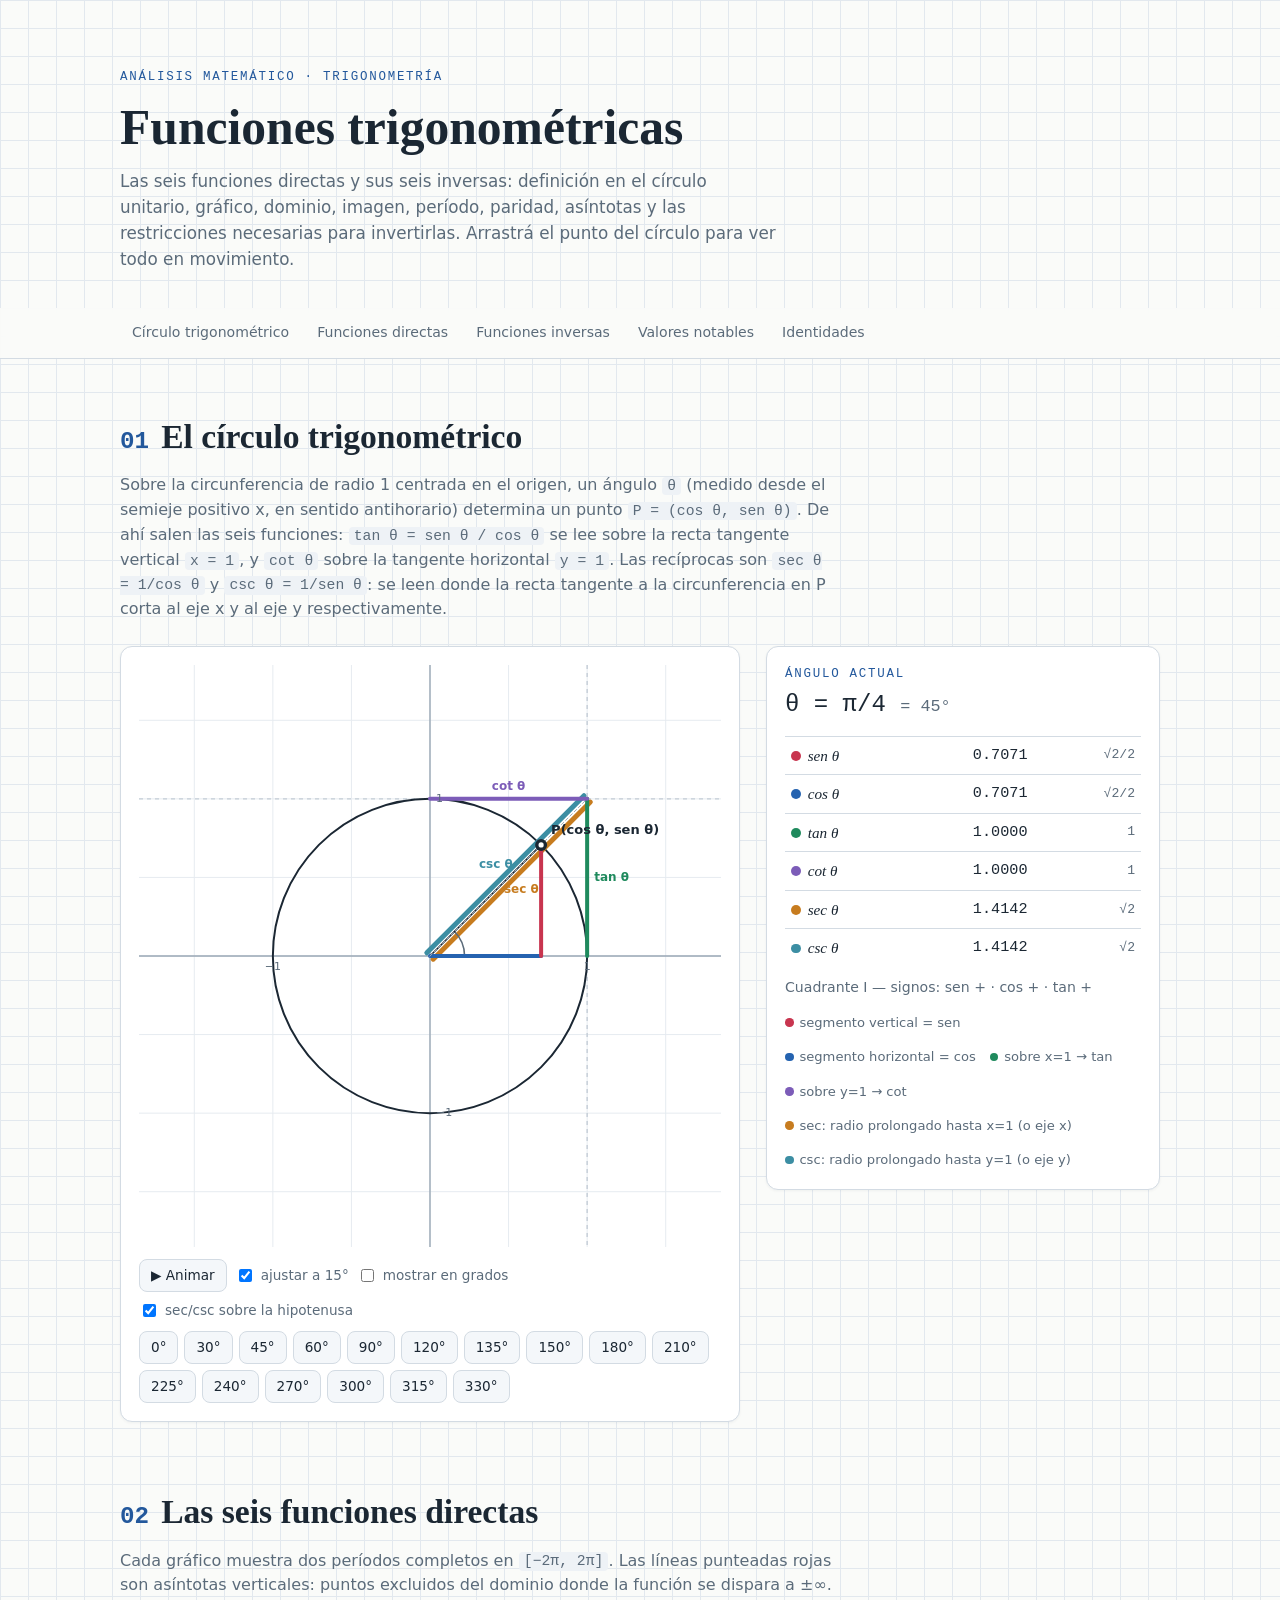
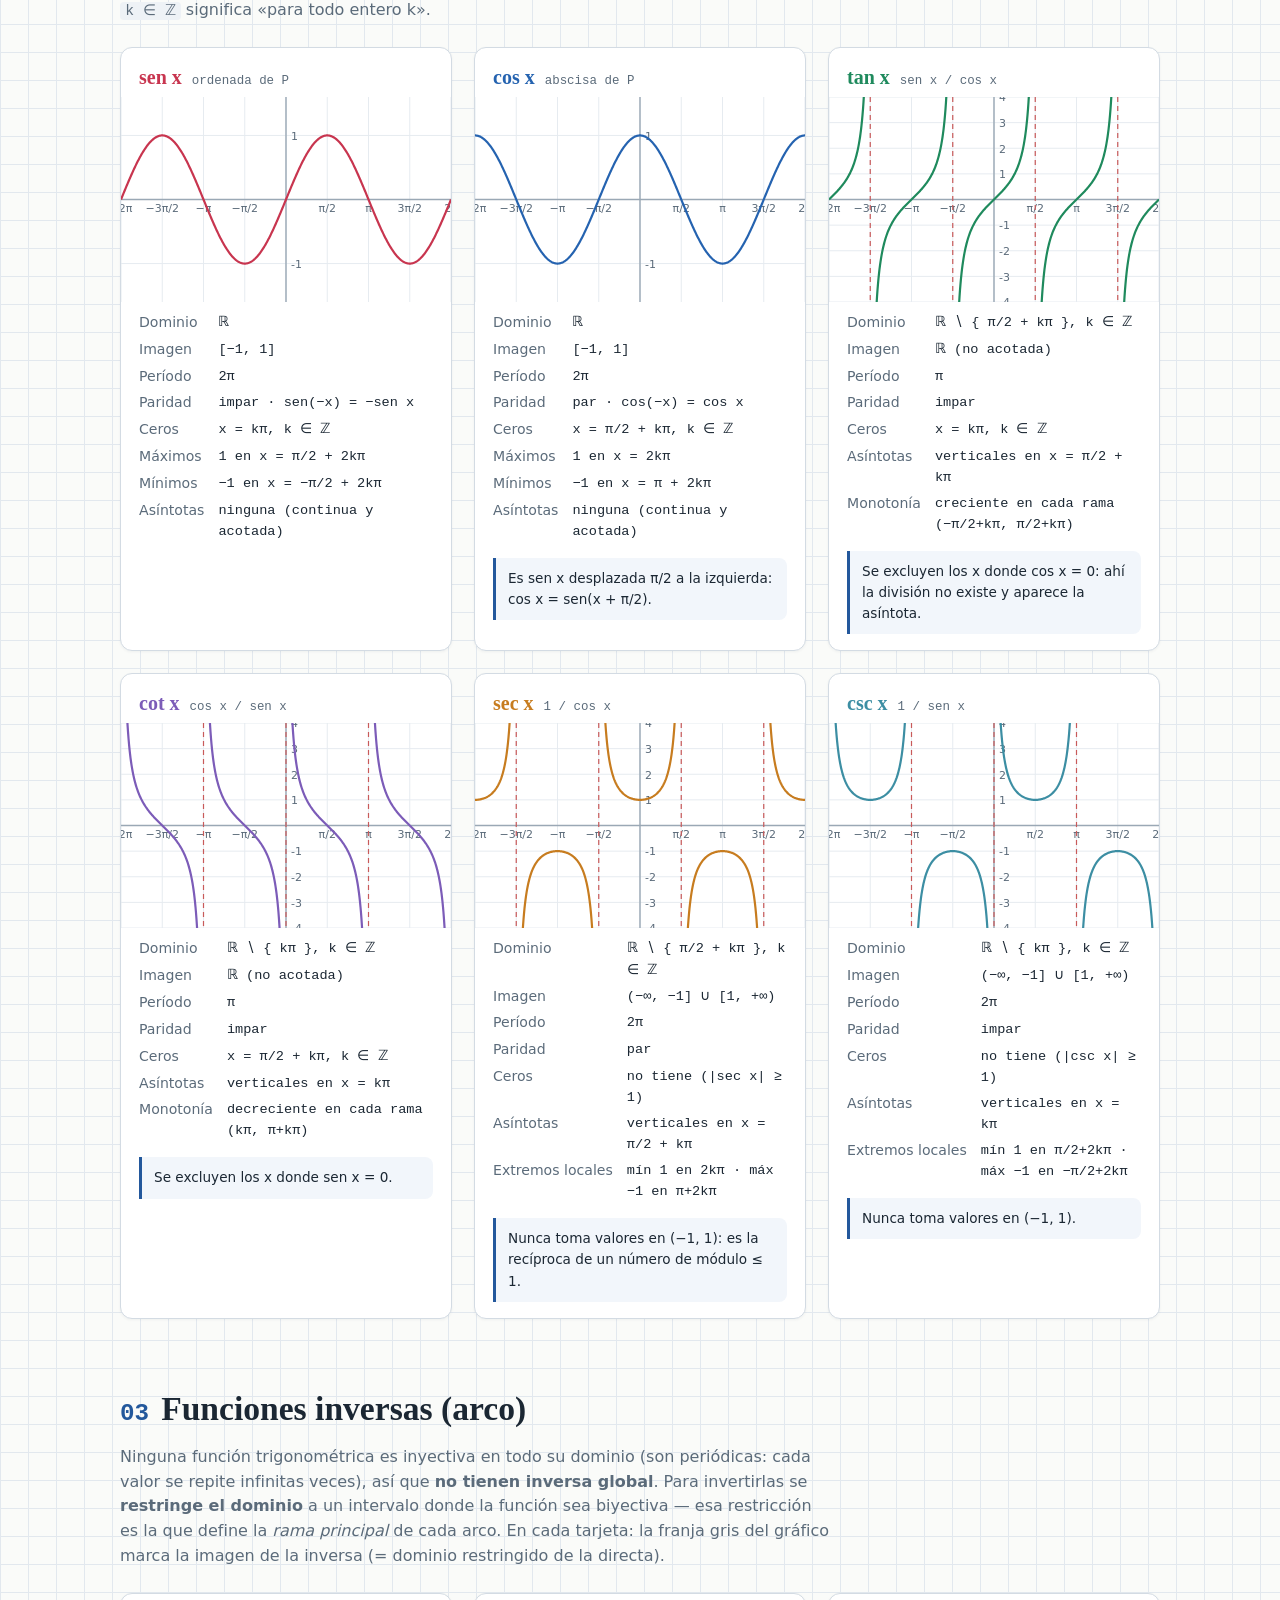
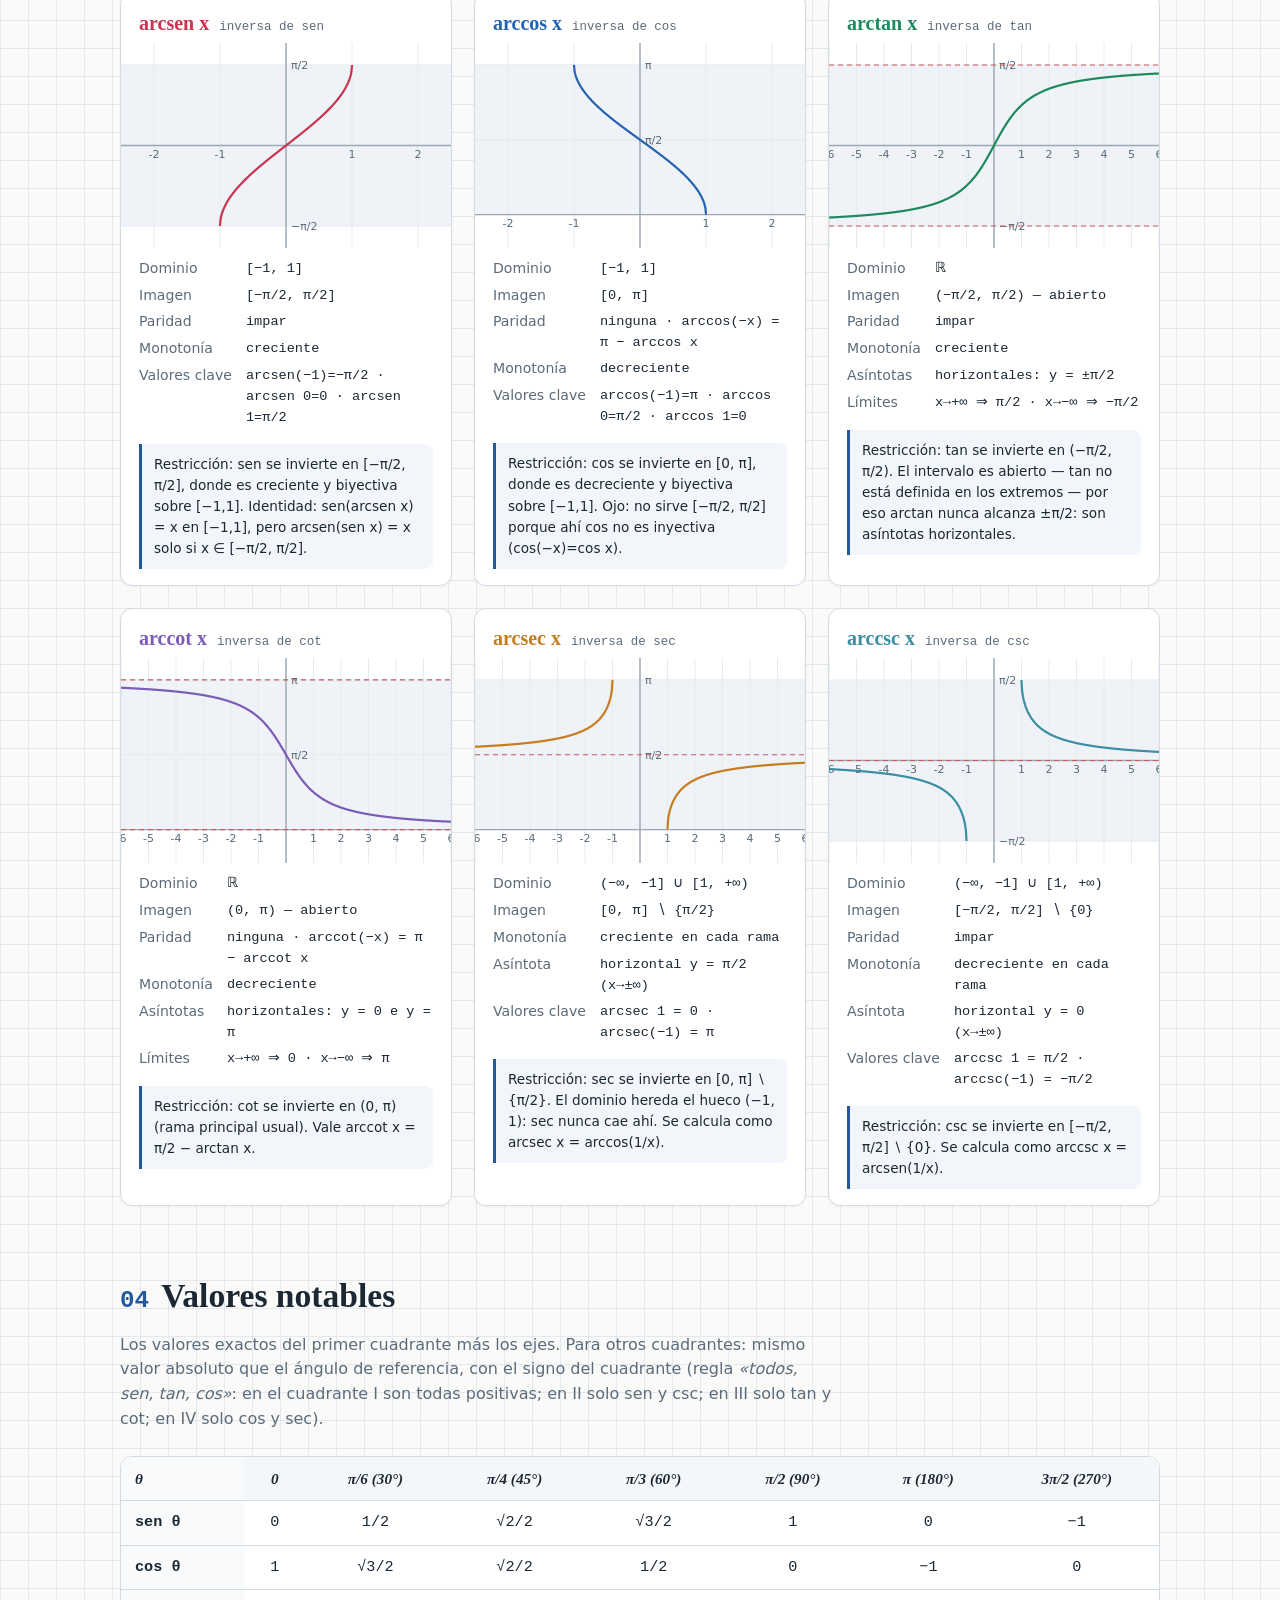
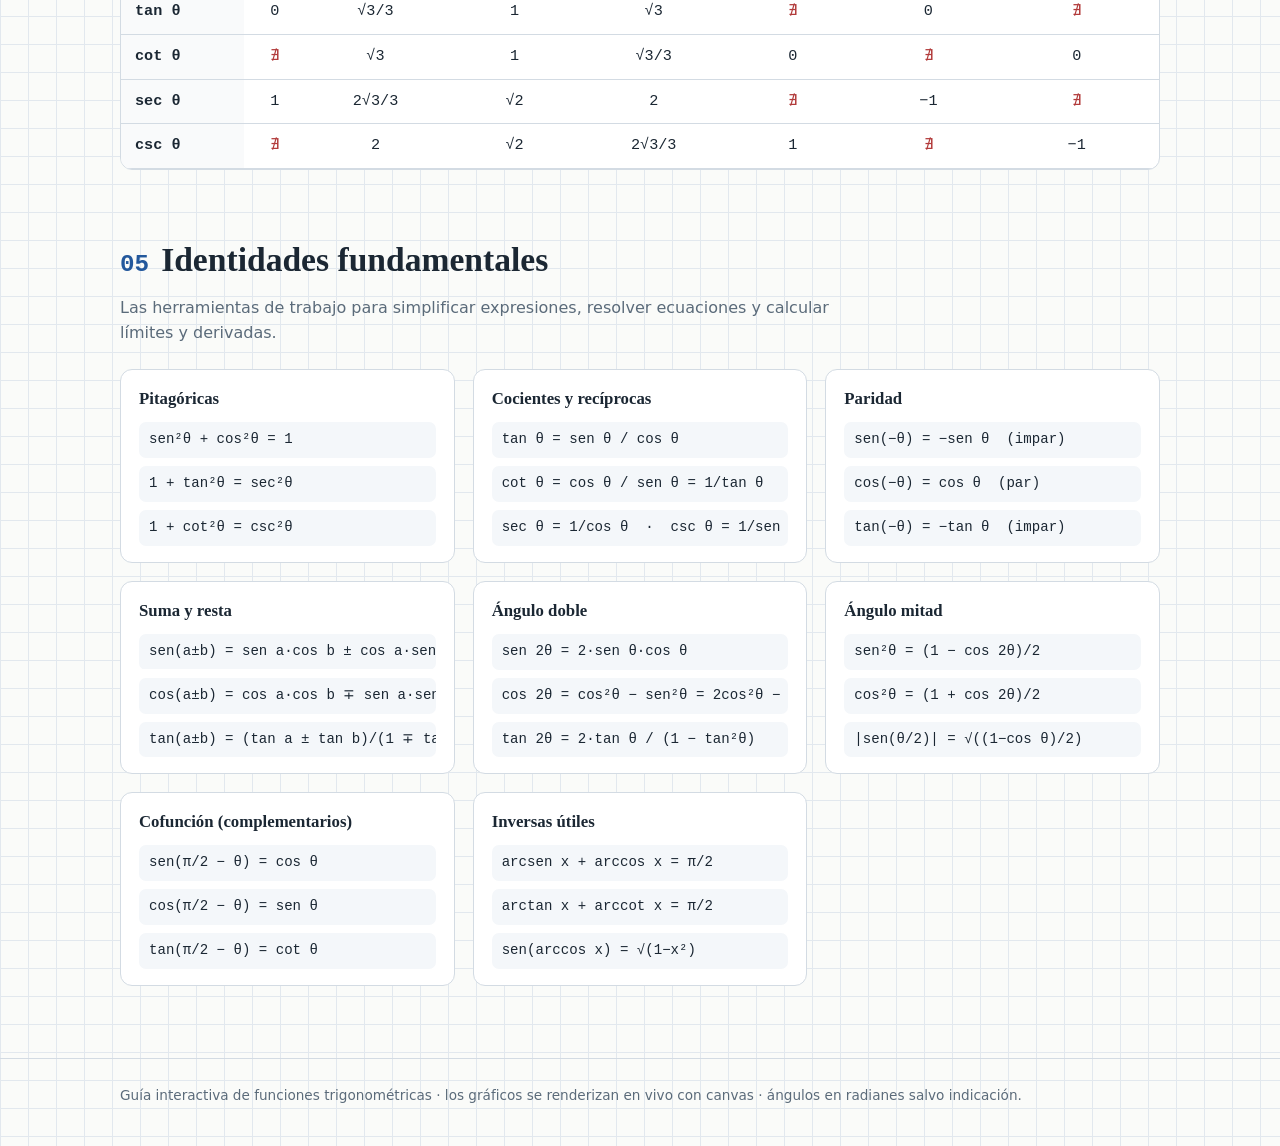
<file: analisis/trigonometria/index.html>
<!DOCTYPE html>
<html lang="es">
<head>
<meta charset="utf-8">
<meta name="viewport" content="width=device-width, initial-scale=1">
<title>Funciones trigonométricas — guía completa</title>
<style>
  :root{
    --paper:#fafbf9;
    --grid:#e2e8ee;
    --ink:#1b2733;
    --muted:#5b6b7a;
    --accent:#23589c;
    --card:#ffffff;
    --line:#d3dbe3;
    --sin:#c8354f;
    --cos:#2563b0;
    --tan:#1f8a5d;
    --cot:#7c5cb8;
    --sec:#c77c1f;
    --csc:#3c8ea3;
    --serif:'Iowan Old Style','Palatino Linotype',Palatino,Georgia,serif;
    --sans:system-ui,-apple-system,'Segoe UI',Roboto,sans-serif;
    --mono:ui-monospace,'Cascadia Code',Menlo,Consolas,monospace;
  }
  *{box-sizing:border-box}
  html{scroll-behavior:smooth}
  @media (prefers-reduced-motion: reduce){ html{scroll-behavior:auto} }
  body{
    margin:0; color:var(--ink); font-family:var(--sans);
    background:
      linear-gradient(var(--grid) 1px, transparent 1px),
      linear-gradient(90deg, var(--grid) 1px, transparent 1px),
      var(--paper);
    background-size:28px 28px, 28px 28px, auto;
    line-height:1.55;
  }
  .wrap{max-width:1080px; margin:0 auto; padding:0 20px}

  header.hero{padding:56px 0 8px}
  .eyebrow{font-family:var(--mono); font-size:.78rem; letter-spacing:.14em; text-transform:uppercase; color:var(--accent)}
  h1{font-family:var(--serif); font-size:clamp(2rem,5vw,3.1rem); margin:.2em 0 .25em; text-wrap:balance; line-height:1.12}
  .lede{max-width:62ch; color:var(--muted); font-size:1.05rem; margin:0}

  nav.toc{position:sticky; top:0; z-index:30; background:rgba(250,251,249,.92); backdrop-filter:blur(6px);
    border-bottom:1px solid var(--line); margin-top:28px}
  nav.toc .wrap{display:flex; gap:4px; overflow-x:auto; padding:8px 20px}
  nav.toc a{white-space:nowrap; text-decoration:none; color:var(--muted); font-size:.88rem; padding:6px 12px; border-radius:999px}
  nav.toc a:hover, nav.toc a:focus-visible{color:var(--accent); background:#eaf1f8; outline:none}

  section{padding:52px 0 12px}
  h2{font-family:var(--serif); font-size:clamp(1.5rem,3.4vw,2.1rem); margin:0 0 .3em; text-wrap:balance}
  h2 .num{color:var(--accent); font-family:var(--mono); font-size:.72em; margin-right:.5em}
  .sub{color:var(--muted); max-width:70ch; margin:0 0 24px}
  .sub code, p code, li code, td code{font-family:var(--mono); font-size:.92em; background:#eef2f6; padding:.08em .35em; border-radius:4px}

  /* ---------- círculo ---------- */
  .circle-layout{display:grid; grid-template-columns:minmax(340px,620px) 1fr; gap:26px; align-items:start}
  @media (max-width:900px){ .circle-layout{grid-template-columns:1fr} }
  .panel{background:var(--card); border:1px solid var(--line); border-radius:12px; padding:18px; box-shadow:0 1px 3px rgba(27,39,51,.05)}
  #circleCanvas{width:100%; height:auto; display:block; touch-action:none; cursor:grab; border-radius:8px}
  .controls{display:flex; flex-wrap:wrap; gap:8px; margin-top:12px; align-items:center}
  .controls button, .angle-btns button{
    font:inherit; font-size:.85rem; border:1px solid var(--line); background:#f4f7fa; color:var(--ink);
    padding:5px 11px; border-radius:8px; cursor:pointer}
  .controls button:hover, .angle-btns button:hover{border-color:var(--accent); color:var(--accent)}
  .controls button:focus-visible, .angle-btns button:focus-visible, .toggle input:focus-visible{outline:2px solid var(--accent); outline-offset:2px}
  .controls button[aria-pressed="true"]{background:var(--accent); color:#fff; border-color:var(--accent)}
  .toggle{display:flex; gap:6px; align-items:center; font-size:.85rem; color:var(--muted)}
  .angle-btns{display:flex; flex-wrap:wrap; gap:6px; margin-top:10px}
  .readout{font-family:var(--mono); font-variant-numeric:tabular-nums}
  .theta-big{font-size:1.5rem; margin:2px 0 12px}
  .theta-big small{color:var(--muted); font-size:.7em}
  table.vals{width:100%; border-collapse:collapse; font-size:.95rem}
  table.vals td{padding:7px 6px; border-top:1px solid var(--line)}
  table.vals td:first-child{font-family:var(--serif); font-style:italic; width:5.5em}
  table.vals td:nth-child(2){font-family:var(--mono); font-variant-numeric:tabular-nums; text-align:right}
  table.vals td:nth-child(3){color:var(--muted); font-size:.82rem; text-align:right; font-family:var(--mono)}
  .dot{display:inline-block; width:.65em; height:.65em; border-radius:50%; margin-right:.45em; vertical-align:baseline}
  .quad{margin-top:10px; font-size:.88rem; color:var(--muted)}

  /* ---------- tarjetas de funciones ---------- */
  .fn-grid{display:grid; grid-template-columns:repeat(auto-fit,minmax(310px,1fr)); gap:22px}
  .fn-card{background:var(--card); border:1px solid var(--line); border-radius:12px; overflow:hidden;
    box-shadow:0 1px 3px rgba(27,39,51,.05); display:flex; flex-direction:column}
  .fn-card h3{margin:0; padding:14px 18px 4px; font-family:var(--serif); font-size:1.25rem; display:flex; align-items:baseline; gap:10px}
  .fn-card h3 .def{font-family:var(--mono); font-size:.78rem; color:var(--muted); font-weight:400}
  .fn-card canvas{width:100%; height:auto; display:block; cursor:zoom-in}
  .fn-card canvas:focus-visible{outline:2px solid var(--accent); outline-offset:-2px}

  /* ---------- lightbox ---------- */
  dialog.lightbox{border:none; border-radius:14px; padding:0 0 10px; width:min(940px,94vw);
    background:var(--card); box-shadow:0 18px 50px rgba(27,39,51,.35)}
  dialog.lightbox::backdrop{background:rgba(27,39,51,.55)}
  .lb-head{display:flex; justify-content:space-between; align-items:baseline; gap:12px; padding:14px 20px 4px}
  .lb-head h3{margin:0; font-family:var(--serif); font-size:1.4rem}
  .lb-head .def{font-family:var(--mono); font-size:.85rem; color:var(--muted); margin-right:auto}
  .lb-head button{font:inherit; font-size:1rem; line-height:1; border:1px solid var(--line); background:#f4f7fa;
    color:var(--ink); width:34px; height:34px; border-radius:50%; cursor:pointer; flex-shrink:0}
  .lb-head button:hover{border-color:var(--accent); color:var(--accent)}
  .lb-head button:focus-visible{outline:2px solid var(--accent); outline-offset:2px}
  dialog.lightbox canvas{width:100%; height:auto; display:block}
  .lb-hint{margin:6px 20px 4px; font-size:.8rem; color:var(--muted)}
  .props{margin:0; padding:10px 18px 16px; display:grid; grid-template-columns:auto 1fr; gap:5px 14px; font-size:.88rem}
  .props dt{color:var(--muted)}
  .props dd{margin:0; font-family:var(--mono); font-size:.85rem; font-variant-numeric:tabular-nums}
  .restr{margin:0 18px 16px; padding:10px 12px; border-left:3px solid var(--accent); background:#f2f6fb;
    font-size:.85rem; border-radius:0 8px 8px 0}

  /* ---------- tablas ---------- */
  .tbl-scroll{overflow-x:auto; background:var(--card); border:1px solid var(--line); border-radius:12px}
  table.notable{border-collapse:collapse; width:100%; min-width:640px; font-size:.95rem}
  table.notable th, table.notable td{padding:10px 14px; text-align:center; border-bottom:1px solid var(--line)}
  table.notable th{font-family:var(--serif); font-style:italic; font-weight:600; background:#f4f7fa}
  table.notable td{font-family:var(--mono); font-variant-numeric:tabular-nums}
  table.notable tr td:first-child, table.notable tr th:first-child{text-align:left; background:#f9fafb; font-weight:600}
  .und{color:#b23b3b}

  .id-grid{display:grid; grid-template-columns:repeat(auto-fit,minmax(260px,1fr)); gap:18px}
  .id-card{background:var(--card); border:1px solid var(--line); border-radius:12px; padding:16px 18px}
  .id-card h3{margin:0 0 10px; font-family:var(--serif); font-size:1.05rem}
  .id-card ul{margin:0; padding:0; list-style:none; display:grid; gap:8px}
  .id-card li{font-family:var(--mono); font-size:.88rem; background:#f4f7fa; padding:7px 10px; border-radius:7px; overflow-x:auto; white-space:nowrap}

  footer{margin-top:60px; padding:26px 0 40px; border-top:1px solid var(--line); color:var(--muted); font-size:.85rem}
  .legend{display:flex; flex-wrap:wrap; gap:14px; font-size:.82rem; color:var(--muted); margin-top:10px}
</style>
</head>
<body>

<header class="hero">
  <div class="wrap">
    <p class="eyebrow">Análisis matemático · Trigonometría</p>
    <h1>Funciones trigonométricas</h1>
    <p class="lede">Las seis funciones directas y sus seis inversas: definición en el círculo unitario, gráfico, dominio, imagen, período, paridad, asíntotas y las restricciones necesarias para invertirlas. Arrastrá el punto del círculo para ver todo en movimiento.</p>
  </div>
</header>

<nav class="toc" aria-label="Secciones">
  <div class="wrap">
    <a href="#circulo">Círculo trigonométrico</a>
    <a href="#directas">Funciones directas</a>
    <a href="#inversas">Funciones inversas</a>
    <a href="#tabla">Valores notables</a>
    <a href="#identidades">Identidades</a>
  </div>
</nav>

<section id="circulo">
  <div class="wrap">
    <h2><span class="num">01</span>El círculo trigonométrico</h2>
    <p class="sub">Sobre la circunferencia de radio 1 centrada en el origen, un ángulo <code>θ</code> (medido desde el semieje positivo x, en sentido antihorario) determina un punto <code>P = (cos θ, sen θ)</code>. De ahí salen las seis funciones: <code>tan θ = sen θ / cos θ</code> se lee sobre la recta tangente vertical <code>x = 1</code>, y <code>cot θ</code> sobre la tangente horizontal <code>y = 1</code>. Las recíprocas son <code>sec θ = 1/cos θ</code> y <code>csc θ = 1/sen θ</code>: se leen donde la recta tangente a la circunferencia en P corta al eje x y al eje y respectivamente.</p>

    <div class="circle-layout">
      <div class="panel">
        <canvas id="circleCanvas" width="620" height="620" aria-label="Círculo trigonométrico interactivo: arrastrá para cambiar el ángulo"></canvas>
        <div class="controls">
          <button id="btnAnim" aria-pressed="false">▶ Animar</button>
          <label class="toggle"><input type="checkbox" id="chkSnap" checked> ajustar a 15°</label>
          <label class="toggle"><input type="checkbox" id="chkDeg"> mostrar en grados</label>
          <label class="toggle"><input type="checkbox" id="chkHyp" checked> sec/csc sobre la hipotenusa</label>
        </div>
        <div class="angle-btns" id="angleBtns" aria-label="Ángulos notables"></div>
      </div>

      <div class="panel">
        <p class="eyebrow" style="margin:0">Ángulo actual</p>
        <p class="theta-big readout"><span id="thetaOut">θ = π/4</span> <small id="thetaAlt">= 45°</small></p>
        <table class="vals" id="valsTable">
          <tbody>
            <tr><td><span class="dot" style="background:var(--sin)"></span>sen θ</td><td id="vsin"></td><td id="esin"></td></tr>
            <tr><td><span class="dot" style="background:var(--cos)"></span>cos θ</td><td id="vcos"></td><td id="ecos"></td></tr>
            <tr><td><span class="dot" style="background:var(--tan)"></span>tan θ</td><td id="vtan"></td><td id="etan"></td></tr>
            <tr><td><span class="dot" style="background:var(--cot)"></span>cot θ</td><td id="vcot"></td><td id="ecot"></td></tr>
            <tr><td><span class="dot" style="background:var(--sec)"></span>sec θ</td><td id="vsec"></td><td id="esec"></td></tr>
            <tr><td><span class="dot" style="background:var(--csc)"></span>csc θ</td><td id="vcsc"></td><td id="ecsc"></td></tr>
          </tbody>
        </table>
        <p class="quad" id="quadOut"></p>
        <div class="legend">
          <span><span class="dot" style="background:var(--sin)"></span>segmento vertical = sen</span>
          <span><span class="dot" style="background:var(--cos)"></span>segmento horizontal = cos</span>
          <span><span class="dot" style="background:var(--tan)"></span>sobre x=1 → tan</span>
          <span><span class="dot" style="background:var(--cot)"></span>sobre y=1 → cot</span>
          <span><span class="dot" style="background:var(--sec)"></span>sec: radio prolongado hasta x=1 (o eje x)</span>
          <span><span class="dot" style="background:var(--csc)"></span>csc: radio prolongado hasta y=1 (o eje y)</span>
        </div>
      </div>
    </div>
  </div>
</section>

<section id="directas">
  <div class="wrap">
    <h2><span class="num">02</span>Las seis funciones directas</h2>
    <p class="sub">Cada gráfico muestra dos períodos completos en <code>[−2π, 2π]</code>. Las líneas punteadas rojas son asíntotas verticales: puntos excluidos del dominio donde la función se dispara a ±∞. <code>k ∈ ℤ</code> significa «para todo entero k».</p>
    <div class="fn-grid" id="directGrid"></div>
  </div>
</section>

<section id="inversas">
  <div class="wrap">
    <h2><span class="num">03</span>Funciones inversas (arco)</h2>
    <p class="sub">Ninguna función trigonométrica es inyectiva en todo su dominio (son periódicas: cada valor se repite infinitas veces), así que <strong>no tienen inversa global</strong>. Para invertirlas se <strong>restringe el dominio</strong> a un intervalo donde la función sea biyectiva — esa restricción es la que define la <em>rama principal</em> de cada arco. En cada tarjeta: la franja gris del gráfico marca la imagen de la inversa (= dominio restringido de la directa).</p>
    <div class="fn-grid" id="inverseGrid"></div>
  </div>
</section>

<section id="tabla">
  <div class="wrap">
    <h2><span class="num">04</span>Valores notables</h2>
    <p class="sub">Los valores exactos del primer cuadrante más los ejes. Para otros cuadrantes: mismo valor absoluto que el ángulo de referencia, con el signo del cuadrante (regla <em>«todos, sen, tan, cos»</em>: en el cuadrante I son todas positivas; en II solo sen y csc; en III solo tan y cot; en IV solo cos y sec).</p>
    <div class="tbl-scroll">
      <table class="notable">
        <thead>
          <tr><th>θ</th><th>0</th><th>π/6 (30°)</th><th>π/4 (45°)</th><th>π/3 (60°)</th><th>π/2 (90°)</th><th>π (180°)</th><th>3π/2 (270°)</th></tr>
        </thead>
        <tbody>
          <tr><td>sen θ</td><td>0</td><td>1/2</td><td>√2/2</td><td>√3/2</td><td>1</td><td>0</td><td>−1</td></tr>
          <tr><td>cos θ</td><td>1</td><td>√3/2</td><td>√2/2</td><td>1/2</td><td>0</td><td>−1</td><td>0</td></tr>
          <tr><td>tan θ</td><td>0</td><td>√3/3</td><td>1</td><td>√3</td><td class="und">∄</td><td>0</td><td class="und">∄</td></tr>
          <tr><td>cot θ</td><td class="und">∄</td><td>√3</td><td>1</td><td>√3/3</td><td>0</td><td class="und">∄</td><td>0</td></tr>
          <tr><td>sec θ</td><td>1</td><td>2√3/3</td><td>√2</td><td>2</td><td class="und">∄</td><td>−1</td><td class="und">∄</td></tr>
          <tr><td>csc θ</td><td class="und">∄</td><td>2</td><td>√2</td><td>2√3/3</td><td>1</td><td class="und">∄</td><td>−1</td></tr>
        </tbody>
      </table>
    </div>
  </div>
</section>

<section id="identidades">
  <div class="wrap">
    <h2><span class="num">05</span>Identidades fundamentales</h2>
    <p class="sub">Las herramientas de trabajo para simplificar expresiones, resolver ecuaciones y calcular límites y derivadas.</p>
    <div class="id-grid">
      <div class="id-card">
        <h3>Pitagóricas</h3>
        <ul>
          <li>sen²θ + cos²θ = 1</li>
          <li>1 + tan²θ = sec²θ</li>
          <li>1 + cot²θ = csc²θ</li>
        </ul>
      </div>
      <div class="id-card">
        <h3>Cocientes y recíprocas</h3>
        <ul>
          <li>tan θ = sen θ / cos θ</li>
          <li>cot θ = cos θ / sen θ = 1/tan θ</li>
          <li>sec θ = 1/cos θ &nbsp;·&nbsp; csc θ = 1/sen θ</li>
        </ul>
      </div>
      <div class="id-card">
        <h3>Paridad</h3>
        <ul>
          <li>sen(−θ) = −sen θ &nbsp;(impar)</li>
          <li>cos(−θ) = cos θ &nbsp;(par)</li>
          <li>tan(−θ) = −tan θ &nbsp;(impar)</li>
        </ul>
      </div>
      <div class="id-card">
        <h3>Suma y resta</h3>
        <ul>
          <li>sen(a±b) = sen a·cos b ± cos a·sen b</li>
          <li>cos(a±b) = cos a·cos b ∓ sen a·sen b</li>
          <li>tan(a±b) = (tan a ± tan b)/(1 ∓ tan a·tan b)</li>
        </ul>
      </div>
      <div class="id-card">
        <h3>Ángulo doble</h3>
        <ul>
          <li>sen 2θ = 2·sen θ·cos θ</li>
          <li>cos 2θ = cos²θ − sen²θ = 2cos²θ − 1</li>
          <li>tan 2θ = 2·tan θ / (1 − tan²θ)</li>
        </ul>
      </div>
      <div class="id-card">
        <h3>Ángulo mitad</h3>
        <ul>
          <li>sen²θ = (1 − cos 2θ)/2</li>
          <li>cos²θ = (1 + cos 2θ)/2</li>
          <li>|sen(θ/2)| = √((1−cos θ)/2)</li>
        </ul>
      </div>
      <div class="id-card">
        <h3>Cofunción (complementarios)</h3>
        <ul>
          <li>sen(π/2 − θ) = cos θ</li>
          <li>cos(π/2 − θ) = sen θ</li>
          <li>tan(π/2 − θ) = cot θ</li>
        </ul>
      </div>
      <div class="id-card">
        <h3>Inversas útiles</h3>
        <ul>
          <li>arcsen x + arccos x = π/2</li>
          <li>arctan x + arccot x = π/2</li>
          <li>sen(arccos x) = √(1−x²)</li>
        </ul>
      </div>
    </div>
  </div>
</section>

<footer>
  <div class="wrap">
    Guía interactiva de funciones trigonométricas · los gráficos se renderizan en vivo con canvas · ángulos en radianes salvo indicación.
  </div>
</footer>

<script>
(() => {
'use strict';
const PI = Math.PI, TAU = 2*PI;
const css = v => getComputedStyle(document.documentElement).getPropertyValue(v).trim();
const C = { sin:css('--sin'), cos:css('--cos'), tan:css('--tan'), cot:css('--cot'), sec:css('--sec'), csc:css('--csc'),
            ink:css('--ink'), grid:'#e6ebf0', axis:'#9aa8b5', asym:'#c85a5a', muted:css('--muted') };
const reduceMotion = matchMedia('(prefers-reduced-motion: reduce)').matches;

/* ---------- utilidades de formato ---------- */
const FRACS = [ [0,'0'],[PI/6,'π/6'],[PI/4,'π/4'],[PI/3,'π/3'],[PI/2,'π/2'],[2*PI/3,'2π/3'],[3*PI/4,'3π/4'],
  [5*PI/6,'5π/6'],[PI,'π'],[7*PI/6,'7π/6'],[5*PI/4,'5π/4'],[4*PI/3,'4π/3'],[3*PI/2,'3π/2'],
  [5*PI/3,'5π/3'],[7*PI/4,'7π/4'],[11*PI/6,'11π/6'],[TAU,'2π'],[PI/12,'π/12'],[5*PI/12,'5π/12'],
  [7*PI/12,'7π/12'],[11*PI/12,'11π/12'],[13*PI/12,'13π/12'],[17*PI/12,'17π/12'],[19*PI/12,'19π/12'],[23*PI/12,'23π/12'] ];
function piName(x){
  for(const [v,n] of FRACS) if(Math.abs(x-v) < 1e-9) return n;
  return null;
}
const fmt = (x,d=4) => (Math.abs(x)<5e-13?0:x).toFixed(d).replace('-','−');
const EXACT = new Map([
  ['0','0'],['0.5','1/2'],['-0.5','−1/2'],['1','1'],['-1','−1'],
  [(Math.SQRT2/2).toFixed(6),'√2/2'],[(-Math.SQRT2/2).toFixed(6),'−√2/2'],
  [(Math.sqrt(3)/2).toFixed(6),'√3/2'],[(-Math.sqrt(3)/2).toFixed(6),'−√3/2'],
  [Math.sqrt(3).toFixed(6),'√3'],[(-Math.sqrt(3)).toFixed(6),'−√3'],
  [(Math.sqrt(3)/3).toFixed(6),'√3/3'],[(-Math.sqrt(3)/3).toFixed(6),'−√3/3'],
  ['2','2'],['-2','−2'],[Math.SQRT2.toFixed(6),'√2'],[(-Math.SQRT2).toFixed(6),'−√2'],
  [(2/Math.sqrt(3)).toFixed(6),'2√3/3'],[(-2/Math.sqrt(3)).toFixed(6),'−2√3/3'],
]);
const exactName = x => { const k = (Math.abs(x)<5e-13?0:x).toFixed(6).replace('-0.000000','0.000000');
  return EXACT.get(parseFloat(k).toString()) ?? EXACT.get(k) ?? ''; };

/* ---------- plotter genérico ---------- */
function setupCanvas(cv, wCss, hCss){
  const dpr = Math.min(devicePixelRatio || 1, 2.5);
  cv.width = Math.round(wCss*dpr); cv.height = Math.round(hCss*dpr);
  const ctx = cv.getContext('2d');
  ctx.setTransform(dpr,0,0,dpr,0,0);
  return ctx;
}
function drawGraph(cv, cfg){
  const W = cv.clientWidth || 340, H = Math.round(W*0.62);
  cv.style.height = H+'px';
  const ctx = setupCanvas(cv, W, H);
  const {fn, xmin, xmax, ymin, ymax, color, asym=[], xticksPi=true, yticksPi=false, band=null, hAsym=[]} = cfg;
  const X = x => (x-xmin)/(xmax-xmin)*W;
  const Y = y => H - (y-ymin)/(ymax-ymin)*H;
  ctx.clearRect(0,0,W,H);

  // banda de restricción (para inversas: imagen = dominio restringido)
  if(band){
    ctx.fillStyle = 'rgba(35,88,156,.07)';
    ctx.fillRect(0, Y(band[1]), W, Y(band[0])-Y(band[1]));
  }
  // grilla
  ctx.lineWidth = 1; ctx.strokeStyle = C.grid; ctx.beginPath();
  const xstep = xticksPi ? PI/2 : 1, ystep = yticksPi ? PI/2 : 1;
  for(let x=Math.ceil(xmin/xstep)*xstep; x<=xmax+1e-9; x+=xstep){ ctx.moveTo(X(x),0); ctx.lineTo(X(x),H); }
  for(let y=Math.ceil(ymin/ystep)*ystep; y<=ymax+1e-9; y+=ystep){ ctx.moveTo(0,Y(y)); ctx.lineTo(W,Y(y)); }
  ctx.stroke();
  // ejes
  ctx.strokeStyle = C.axis; ctx.lineWidth = 1.4; ctx.beginPath();
  if(ymin<0 && ymax>0){ ctx.moveTo(0,Y(0)); ctx.lineTo(W,Y(0)); }
  if(xmin<0 && xmax>0){ ctx.moveTo(X(0),0); ctx.lineTo(X(0),H); }
  ctx.stroke();
  // etiquetas de ticks
  ctx.fillStyle = C.muted; ctx.font = '11px '+getComputedStyle(document.body).fontFamily;
  ctx.textAlign='center'; ctx.textBaseline='top';
  for(let x=Math.ceil(xmin/xstep)*xstep; x<=xmax+1e-9; x+=xstep){
    if(Math.abs(x)<1e-9) continue;
    const lbl = xticksPi ? piTick(x) : String(Math.round(x));
    if(lbl) ctx.fillText(lbl, X(x), Math.min(H-14, Y(0)+4));
  }
  ctx.textAlign='left';
  for(let y=Math.ceil(ymin/ystep)*ystep; y<=ymax+1e-9; y+=ystep){
    if(Math.abs(y)<1e-9) continue;
    const lbl = yticksPi ? piTick(y) : String(Math.round(y));
    if(lbl) ctx.fillText(lbl, Math.min(W-30, X(0)+5), Y(y)-13+9);
  }
  // asíntotas verticales
  ctx.strokeStyle = C.asym; ctx.setLineDash([5,4]); ctx.lineWidth = 1.2; ctx.beginPath();
  for(const a of asym){ if(a>xmin && a<xmax){ ctx.moveTo(X(a),0); ctx.lineTo(X(a),H); } }
  ctx.stroke();
  // asíntotas horizontales
  ctx.beginPath();
  for(const a of hAsym){ if(a>ymin && a<ymax){ ctx.moveTo(0,Y(a)); ctx.lineTo(W,Y(a)); } }
  ctx.stroke();
  ctx.setLineDash([]);
  // curva
  ctx.strokeStyle = color; ctx.lineWidth = 2.2; ctx.lineJoin='round';
  const N = Math.max(600, W*2), jump = (ymax-ymin)*1.2;
  let prev = null;
  ctx.beginPath();
  for(let i=0;i<=N;i++){
    const x = xmin + (xmax-xmin)*i/N;
    let y = fn(x);
    if(!isFinite(y)){ prev=null; continue; }
    const yc = Math.max(ymin-1, Math.min(ymax+1, y));
    if(prev===null || Math.abs(y-prev) > jump) ctx.moveTo(X(x),Y(yc));
    else ctx.lineTo(X(x),Y(yc));
    prev = y;
  }
  ctx.stroke();
}
function piTick(x){
  const s = x<0?'−':'', a = Math.abs(x);
  const n = Math.round(a/(PI/2));
  if(Math.abs(a - n*PI/2) > 1e-6 || n===0) return null;
  const names = {1:'π/2',2:'π',3:'3π/2',4:'2π',5:'5π/2',6:'3π',7:'7π/2',8:'4π'};
  return s+(names[n]??null);
}

/* ---------- definiciones de funciones ---------- */
const K = 'k ∈ ℤ';
const DIRECT = [
  { id:'sen', name:'sen x', def:'ordenada de P', color:C.sin, fn:Math.sin,
    props:{ 'Dominio':'ℝ', 'Imagen':'[−1, 1]', 'Período':'2π', 'Paridad':'impar · sen(−x) = −sen x',
      'Ceros':`x = kπ, ${K}`, 'Máximos':'1 en x = π/2 + 2kπ', 'Mínimos':'−1 en x = −π/2 + 2kπ',
      'Asíntotas':'ninguna (continua y acotada)' },
    cfg:{ ymin:-1.6, ymax:1.6 } },
  { id:'cos', name:'cos x', def:'abscisa de P', color:C.cos, fn:Math.cos,
    props:{ 'Dominio':'ℝ', 'Imagen':'[−1, 1]', 'Período':'2π', 'Paridad':'par · cos(−x) = cos x',
      'Ceros':`x = π/2 + kπ, ${K}`, 'Máximos':'1 en x = 2kπ', 'Mínimos':'−1 en x = π + 2kπ',
      'Asíntotas':'ninguna (continua y acotada)' },
    cfg:{ ymin:-1.6, ymax:1.6 },
    note:'Es sen x desplazada π/2 a la izquierda: cos x = sen(x + π/2).' },
  { id:'tan', name:'tan x', def:'sen x / cos x', color:C.tan, fn:Math.tan,
    props:{ 'Dominio':`ℝ ∖ { π/2 + kπ }, ${K}`, 'Imagen':'ℝ (no acotada)', 'Período':'π', 'Paridad':'impar',
      'Ceros':`x = kπ, ${K}`, 'Asíntotas':'verticales en x = π/2 + kπ', 'Monotonía':'creciente en cada rama (−π/2+kπ, π/2+kπ)' },
    cfg:{ ymin:-4, ymax:4, asym:[-3*PI/2,-PI/2,PI/2,3*PI/2] },
    note:'Se excluyen los x donde cos x = 0: ahí la división no existe y aparece la asíntota.' },
  { id:'cot', name:'cot x', def:'cos x / sen x', color:C.cot, fn:x=>1/Math.tan(x),
    props:{ 'Dominio':`ℝ ∖ { kπ }, ${K}`, 'Imagen':'ℝ (no acotada)', 'Período':'π', 'Paridad':'impar',
      'Ceros':`x = π/2 + kπ, ${K}`, 'Asíntotas':'verticales en x = kπ', 'Monotonía':'decreciente en cada rama (kπ, π+kπ)' },
    cfg:{ ymin:-4, ymax:4, asym:[-TAU,-PI,0,PI,TAU] },
    note:'Se excluyen los x donde sen x = 0.' },
  { id:'sec', name:'sec x', def:'1 / cos x', color:C.sec, fn:x=>1/Math.cos(x),
    props:{ 'Dominio':`ℝ ∖ { π/2 + kπ }, ${K}`, 'Imagen':'(−∞, −1] ∪ [1, +∞)', 'Período':'2π', 'Paridad':'par',
      'Ceros':'no tiene (|sec x| ≥ 1)', 'Asíntotas':'verticales en x = π/2 + kπ', 'Extremos locales':'mín 1 en 2kπ · máx −1 en π+2kπ' },
    cfg:{ ymin:-4, ymax:4, asym:[-3*PI/2,-PI/2,PI/2,3*PI/2] },
    note:'Nunca toma valores en (−1, 1): es la recíproca de un número de módulo ≤ 1.' },
  { id:'csc', name:'csc x', def:'1 / sen x', color:C.csc, fn:x=>1/Math.sin(x),
    props:{ 'Dominio':`ℝ ∖ { kπ }, ${K}`, 'Imagen':'(−∞, −1] ∪ [1, +∞)', 'Período':'2π', 'Paridad':'impar',
      'Ceros':'no tiene (|csc x| ≥ 1)', 'Asíntotas':'verticales en x = kπ', 'Extremos locales':'mín 1 en π/2+2kπ · máx −1 en −π/2+2kπ' },
    cfg:{ ymin:-4, ymax:4, asym:[-TAU,-PI,0,PI,TAU] },
    note:'Nunca toma valores en (−1, 1).' },
];
const INVERSE = [
  { id:'arcsen', name:'arcsen x', def:'inversa de sen', color:C.sin, fn:Math.asin,
    props:{ 'Dominio':'[−1, 1]', 'Imagen':'[−π/2, π/2]', 'Paridad':'impar', 'Monotonía':'creciente',
      'Valores clave':'arcsen(−1)=−π/2 · arcsen 0=0 · arcsen 1=π/2' },
    cfg:{ xmin:-2.5, xmax:2.5, ymin:-2, ymax:2, xticksPi:false, yticksPi:true, band:[-PI/2,PI/2] },
    restr:'Restricción: sen se invierte en [−π/2, π/2], donde es creciente y biyectiva sobre [−1,1]. Identidad: sen(arcsen x) = x en [−1,1], pero arcsen(sen x) = x solo si x ∈ [−π/2, π/2].' },
  { id:'arccos', name:'arccos x', def:'inversa de cos', color:C.cos, fn:Math.acos,
    props:{ 'Dominio':'[−1, 1]', 'Imagen':'[0, π]', 'Paridad':'ninguna · arccos(−x) = π − arccos x', 'Monotonía':'decreciente',
      'Valores clave':'arccos(−1)=π · arccos 0=π/2 · arccos 1=0' },
    cfg:{ xmin:-2.5, xmax:2.5, ymin:-0.7, ymax:3.6, xticksPi:false, yticksPi:true, band:[0,PI] },
    restr:'Restricción: cos se invierte en [0, π], donde es decreciente y biyectiva sobre [−1,1]. Ojo: no sirve [−π/2, π/2] porque ahí cos no es inyectiva (cos(−x)=cos x).' },
  { id:'arctan', name:'arctan x', def:'inversa de tan', color:C.tan, fn:Math.atan,
    props:{ 'Dominio':'ℝ', 'Imagen':'(−π/2, π/2) — abierto', 'Paridad':'impar', 'Monotonía':'creciente',
      'Asíntotas':'horizontales: y = ±π/2', 'Límites':'x→+∞ ⇒ π/2 · x→−∞ ⇒ −π/2' },
    cfg:{ xmin:-6, xmax:6, ymin:-2, ymax:2, xticksPi:false, yticksPi:true, band:[-PI/2,PI/2], hAsym:[-PI/2,PI/2] },
    restr:'Restricción: tan se invierte en (−π/2, π/2). El intervalo es abierto — tan no está definida en los extremos — por eso arctan nunca alcanza ±π/2: son asíntotas horizontales.' },
  { id:'arccot', name:'arccot x', def:'inversa de cot', color:C.cot, fn:x=>Math.atan2(1,x),
    props:{ 'Dominio':'ℝ', 'Imagen':'(0, π) — abierto', 'Paridad':'ninguna · arccot(−x) = π − arccot x', 'Monotonía':'decreciente',
      'Asíntotas':'horizontales: y = 0 e y = π', 'Límites':'x→+∞ ⇒ 0 · x→−∞ ⇒ π' },
    cfg:{ xmin:-6, xmax:6, ymin:-0.7, ymax:3.6, xticksPi:false, yticksPi:true, band:[0,PI], hAsym:[0,PI] },
    restr:'Restricción: cot se invierte en (0, π) (rama principal usual). Vale arccot x = π/2 − arctan x.' },
  { id:'arcsec', name:'arcsec x', def:'inversa de sec', color:C.sec, fn:x=>Math.abs(x)>=1?Math.acos(1/x):NaN,
    props:{ 'Dominio':'(−∞, −1] ∪ [1, +∞)', 'Imagen':'[0, π] ∖ {π/2}', 'Monotonía':'creciente en cada rama',
      'Asíntota':'horizontal y = π/2 (x→±∞)', 'Valores clave':'arcsec 1 = 0 · arcsec(−1) = π' },
    cfg:{ xmin:-6, xmax:6, ymin:-0.7, ymax:3.6, xticksPi:false, yticksPi:true, band:[0,PI], hAsym:[PI/2] },
    restr:'Restricción: sec se invierte en [0, π] ∖ {π/2}. El dominio hereda el hueco (−1, 1): sec nunca cae ahí. Se calcula como arcsec x = arccos(1/x).' },
  { id:'arccsc', name:'arccsc x', def:'inversa de csc', color:C.csc, fn:x=>Math.abs(x)>=1?Math.asin(1/x):NaN,
    props:{ 'Dominio':'(−∞, −1] ∪ [1, +∞)', 'Imagen':'[−π/2, π/2] ∖ {0}', 'Paridad':'impar', 'Monotonía':'decreciente en cada rama',
      'Asíntota':'horizontal y = 0 (x→±∞)', 'Valores clave':'arccsc 1 = π/2 · arccsc(−1) = −π/2' },
    cfg:{ xmin:-6, xmax:6, ymin:-2, ymax:2, xticksPi:false, yticksPi:true, band:[-PI/2,PI/2], hAsym:[0] },
    restr:'Restricción: csc se invierte en [−π/2, π/2] ∖ {0}. Se calcula como arccsc x = arcsen(1/x).' },
];

/* ---------- construir tarjetas ---------- */
function buildCards(list, mountId){
  const mount = document.getElementById(mountId);
  for(const f of list){
    const card = document.createElement('article');
    card.className = 'fn-card'; card.id = 'fn-'+f.id;
    const h = document.createElement('h3');
    h.innerHTML = `<span style="color:${f.color}">${f.name}</span> <span class="def">${f.def}</span>`;
    const cv = document.createElement('canvas');
    cv.setAttribute('role','button');
    cv.setAttribute('tabindex','0');
    cv.setAttribute('aria-label','Gráfico de '+f.name+' — clic para agrandar');
    cv.addEventListener('click', () => openLightbox(f));
    cv.addEventListener('keydown', e => { if(e.key==='Enter'||e.key===' '){ e.preventDefault(); openLightbox(f); } });
    const dl = document.createElement('dl'); dl.className = 'props';
    for(const [k,v] of Object.entries(f.props)){
      const dt = document.createElement('dt'); dt.textContent = k;
      const dd = document.createElement('dd'); dd.textContent = v;
      dl.append(dt,dd);
    }
    card.append(h, cv, dl);
    const noteTxt = f.restr || f.note;
    if(noteTxt){ const p = document.createElement('p'); p.className='restr'; p.textContent = noteTxt; card.append(p); }
    mount.append(card);
    f.canvas = cv;
  }
}
const cfgFor = f => Object.assign({ xmin:-TAU, xmax:TAU, xticksPi:true, yticksPi:false }, f.cfg,
                                  { fn:f.fn, color:f.color });
function drawAll(){
  for(const f of [...DIRECT, ...INVERSE]) drawGraph(f.canvas, cfgFor(f));
}
buildCards(DIRECT,'directGrid');
buildCards(INVERSE,'inverseGrid');

/* ---------- lightbox para agrandar gráficos ---------- */
const lb = document.createElement('dialog');
lb.className = 'lightbox';
lb.innerHTML = '<div class="lb-head"><h3 id="lbTitle"></h3><span class="def" id="lbDef"></span>' +
  '<button id="lbClose" aria-label="Cerrar">✕</button></div>' +
  '<canvas id="lbCanvas" role="img"></canvas>' +
  '<p class="lb-hint">Esc o clic afuera para cerrar.</p>';
document.body.append(lb);
const lbCanvas = lb.querySelector('#lbCanvas');
let lbCurrent = null;
function openLightbox(f){
  lbCurrent = f;
  lb.querySelector('#lbTitle').textContent = f.name;
  lb.querySelector('#lbTitle').style.color = f.color;
  lb.querySelector('#lbDef').textContent = f.def;
  lbCanvas.setAttribute('aria-label','Gráfico ampliado de '+f.name);
  lb.showModal();
  requestAnimationFrame(() => drawGraph(lbCanvas, cfgFor(f)));
}
lb.querySelector('#lbClose').addEventListener('click', () => lb.close());
lb.addEventListener('click', e => { if(e.target === lb) lb.close(); });
lb.addEventListener('close', () => { lbCurrent = null; });

/* ---------- círculo interactivo ---------- */
const ccv = document.getElementById('circleCanvas');
let theta = PI/4;
const chkSnap = document.getElementById('chkSnap');
const chkDeg = document.getElementById('chkDeg');
const btnAnim = document.getElementById('btnAnim');
let animating = false, rafId = null, lastT = null;

function drawCircle(){
  const W = ccv.clientWidth || 420, H = W;
  ccv.style.height = H+'px';
  const ctx = setupCanvas(ccv, W, H);
  const cx = W/2, cy = H/2, R = W*0.27;
  const px = x => cx + x*R, py = y => cy - y*R;
  const LIM = 0.5/0.27 - 0.06; // coordenada máxima visible (≈1.79: entra sec 60° = 2 recortada, tan 60° = √3 completa)
  ctx.clearRect(0,0,W,H);

  // grilla fina
  ctx.strokeStyle = C.grid; ctx.lineWidth = 1; ctx.beginPath();
  for(let v=-1.5; v<=1.5; v+=0.5){ ctx.moveTo(px(v),0); ctx.lineTo(px(v),H); ctx.moveTo(0,py(v)); ctx.lineTo(W,py(v)); }
  ctx.stroke();
  // ejes
  ctx.strokeStyle = C.axis; ctx.lineWidth = 1.4; ctx.beginPath();
  ctx.moveTo(0,cy); ctx.lineTo(W,cy); ctx.moveTo(cx,0); ctx.lineTo(cx,H); ctx.stroke();
  // rectas tangentes x=1 e y=1
  ctx.strokeStyle = '#c4cdd6'; ctx.setLineDash([4,4]); ctx.beginPath();
  ctx.moveTo(px(1),0); ctx.lineTo(px(1),H); ctx.moveTo(0,py(1)); ctx.lineTo(W,py(1)); ctx.stroke();
  ctx.setLineDash([]);
  // circunferencia
  ctx.strokeStyle = C.ink; ctx.lineWidth = 2; ctx.beginPath();
  ctx.arc(cx,cy,R,0,TAU); ctx.stroke();

  const ct = Math.cos(theta), st = Math.sin(theta);
  const tanOK = Math.abs(ct) > 1e-4, cotOK = Math.abs(st) > 1e-4;
  const tn = tanOK ? st/ct : NaN, cn = cotOK ? ct/st : NaN;
  const sc = tanOK ? 1/ct : NaN, cs = cotOK ? 1/st : NaN;
  const fontLbl = '600 12px '+getComputedStyle(document.body).fontFamily;
  const clamp = v => Math.max(-LIM, Math.min(LIM, v));
  // punta de flecha: marca que el segmento continúa fuera del área visible
  const arrowHead = (x, y, ux, uy, color) => {
    ctx.fillStyle = color; ctx.beginPath();
    ctx.moveTo(x + ux*10, y + uy*10);
    ctx.lineTo(x - uy*5.5, y + ux*5.5);
    ctx.lineTo(x + uy*5.5, y - ux*5.5);
    ctx.closePath(); ctx.fill();
  };

  if(document.getElementById('chkHyp').checked){
    // sec y csc medidos sobre la hipotenusa: el radio prolongado hasta x=1 mide |sec θ|
    // (termina en (1, tan θ)) y hasta y=1 mide |csc θ| (termina en (cot θ, 1)).
    const segHyp = (x2, y2, color, off, label) => {
      const m = Math.max(Math.abs(x2), Math.abs(y2));
      const s = m > LIM ? LIM/m : 1, cut = s < 1;
      const bx = px(x2*s), by = py(y2*s);
      let dx = bx-cx, dy = by-cy; const L = Math.hypot(dx,dy)||1; dx/=L; dy/=L;
      const ox = -dy*off, oy = dx*off;
      ctx.strokeStyle = color; ctx.lineWidth = 5; ctx.lineCap='round'; ctx.beginPath();
      ctx.moveTo(cx+ox, cy+oy); ctx.lineTo(bx+ox, by+oy); ctx.stroke();
      if(cut) arrowHead(bx+ox, by+oy, dx, dy, color);
      ctx.fillStyle = color; ctx.font = fontLbl; ctx.textAlign='center'; ctx.textBaseline='middle';
      ctx.fillText(label, (cx+bx)/2 + ox*4, (cy+by)/2 + oy*4);
    };
    if(tanOK) segHyp(1, tn, C.sec, 4.5, 'sec θ');
    if(cotOK) segHyp(cn, 1, C.csc, -4.5, 'csc θ');
  } else {
    // alternativa: recta tangente en P — corta eje x en (sec θ, 0) y eje y en (0, csc θ)
    ctx.strokeStyle = 'rgba(160,170,180,.9)'; ctx.lineWidth = 1; ctx.setLineDash([4,4]); ctx.beginPath();
    ctx.moveTo(px(ct - 3*(-st)), py(st - 3*ct));
    ctx.lineTo(px(ct + 3*(-st)), py(st + 3*ct));
    ctx.stroke(); ctx.setLineDash([]);
    if(tanOK){
      const scC = clamp(sc), cut = Math.abs(sc) > LIM;
      ctx.strokeStyle = C.sec; ctx.lineWidth = 5; ctx.lineCap='round'; ctx.beginPath();
      ctx.moveTo(cx, cy+7); ctx.lineTo(px(scC), cy+7); ctx.stroke();
      if(cut) arrowHead(px(scC), cy+7, Math.sign(sc), 0, C.sec);
      ctx.fillStyle = C.sec; ctx.font = fontLbl; ctx.textAlign='center'; ctx.textBaseline='top';
      ctx.fillText('sec θ', px(scC/2), cy+12);
    }
    if(cotOK){
      const csC = clamp(cs), cut = Math.abs(cs) > LIM;
      ctx.strokeStyle = C.csc; ctx.lineWidth = 5; ctx.lineCap='round'; ctx.beginPath();
      ctx.moveTo(cx-7, cy); ctx.lineTo(cx-7, py(csC)); ctx.stroke();
      if(cut) arrowHead(cx-7, py(csC), 0, -Math.sign(cs), C.csc);
      ctx.fillStyle = C.csc; ctx.font = fontLbl; ctx.textAlign='right'; ctx.textBaseline='middle';
      ctx.fillText('csc θ', cx-13, py(csC/2));
    }
  }

  // arco del ángulo
  ctx.strokeStyle = C.muted; ctx.lineWidth = 1.6; ctx.beginPath();
  ctx.arc(cx,cy,R*0.22,0,-theta,theta>0); ctx.stroke();
  // radio
  ctx.strokeStyle = C.ink; ctx.lineWidth = 1.6; ctx.beginPath();
  ctx.moveTo(cx,cy); ctx.lineTo(px(ct),py(st)); ctx.stroke();
  // cos: segmento sobre eje x
  ctx.strokeStyle = C.cos; ctx.lineWidth = 4; ctx.lineCap='round'; ctx.beginPath();
  ctx.moveTo(cx,cy); ctx.lineTo(px(ct),cy); ctx.stroke();
  // sen: vertical desde eje x hasta P
  ctx.strokeStyle = C.sin; ctx.beginPath();
  ctx.moveTo(px(ct),cy); ctx.lineTo(px(ct),py(st)); ctx.stroke();
  // tan: sobre la recta x=1 (prolongación del radio)
  if(tanOK){
    const tnC = clamp(tn), cut = Math.abs(tn) > LIM;
    ctx.strokeStyle = 'rgba(160,170,180,.8)'; ctx.lineWidth = 1; ctx.setLineDash([3,3]); ctx.beginPath();
    ctx.moveTo(cx,cy); ctx.lineTo(px(1),py(tn)); ctx.stroke(); ctx.setLineDash([]);
    ctx.strokeStyle = C.tan; ctx.lineWidth = 4; ctx.lineCap='round'; ctx.beginPath();
    ctx.moveTo(px(1),cy); ctx.lineTo(px(1),py(tnC)); ctx.stroke();
    if(cut) arrowHead(px(1), py(tnC), 0, -Math.sign(tn), C.tan);
    ctx.fillStyle = C.tan; ctx.font = fontLbl; ctx.textAlign='left'; ctx.textBaseline='middle';
    ctx.fillText('tan θ', px(1)+7, py(tnC/2));
  }
  // cot: sobre la recta y=1
  if(cotOK){
    const cnC = clamp(cn), cut = Math.abs(cn) > LIM;
    ctx.strokeStyle = 'rgba(160,170,180,.8)'; ctx.lineWidth = 1; ctx.setLineDash([3,3]); ctx.beginPath();
    ctx.moveTo(cx,cy); ctx.lineTo(px(cn),py(1)); ctx.stroke(); ctx.setLineDash([]);
    ctx.strokeStyle = C.cot; ctx.lineWidth = 4; ctx.lineCap='round'; ctx.beginPath();
    ctx.moveTo(cx,py(1)); ctx.lineTo(px(cnC),py(1)); ctx.stroke();
    if(cut) arrowHead(px(cnC), py(1), Math.sign(cn), 0, C.cot);
    ctx.fillStyle = C.cot; ctx.font = fontLbl; ctx.textAlign='center'; ctx.textBaseline='bottom';
    ctx.fillText('cot θ', px(cnC/2), py(1)-6);
  }
  // punto P
  ctx.fillStyle = C.ink; ctx.beginPath();
  ctx.arc(px(ct),py(st),6,0,TAU); ctx.fill();
  ctx.fillStyle = '#fff'; ctx.beginPath();
  ctx.arc(px(ct),py(st),2.6,0,TAU); ctx.fill();
  // etiqueta P
  ctx.fillStyle = C.ink; ctx.font = '600 13px '+getComputedStyle(document.body).fontFamily;
  const lx = px(ct) + (ct>=0? 10 : -10), align = ct>=0?'left':'right';
  ctx.textAlign = align; ctx.textBaseline = 'middle';
  ctx.fillText('P(cos θ, sen θ)', lx, py(st) - 14);
  // marcas 1 y −1
  ctx.fillStyle = C.muted; ctx.font = '11px '+getComputedStyle(document.body).fontFamily;
  ctx.textAlign='center'; ctx.textBaseline='top';
  ctx.fillText('1', px(1), cy+6); ctx.fillText('−1', px(-1), cy+6);
  ctx.textAlign='left'; ctx.textBaseline='middle';
  ctx.fillText('1', cx+6, py(1)); ctx.fillText('−1', cx+6, py(-1));
}

function updateReadout(){
  const t = ((theta % TAU) + TAU) % TAU;
  const name = piName(t);
  const deg = t*180/PI;
  const thetaOut = document.getElementById('thetaOut');
  const thetaAlt = document.getElementById('thetaAlt');
  if(chkDeg.checked){
    thetaOut.textContent = `θ = ${fmt(deg, Math.abs(deg-Math.round(deg))<1e-6?0:1)}°`;
    thetaAlt.textContent = name ? `= ${name} rad` : `= ${fmt(t,4)} rad`;
  } else {
    thetaOut.textContent = name ? `θ = ${name}` : `θ = ${fmt(t,4)}`;
    thetaAlt.textContent = `= ${fmt(deg, Math.abs(deg-Math.round(deg))<1e-6?0:1)}°`;
  }
  const st = Math.sin(t), ct = Math.cos(t);
  const vals = {
    sin:[st,true], cos:[ct,true],
    tan:[Math.abs(ct)>1e-9 ? st/ct : NaN, Math.abs(ct)>1e-9],
    cot:[Math.abs(st)>1e-9 ? ct/st : NaN, Math.abs(st)>1e-9],
    sec:[Math.abs(ct)>1e-9 ? 1/ct : NaN, Math.abs(ct)>1e-9],
    csc:[Math.abs(st)>1e-9 ? 1/st : NaN, Math.abs(st)>1e-9],
  };
  for(const [k,[v,ok]] of Object.entries(vals)){
    const cell = document.getElementById('v'+k), ex = document.getElementById('e'+k);
    if(!ok){ cell.innerHTML = '<span class="und">∄ no existe</span>'; ex.textContent=''; }
    else { cell.textContent = fmt(v,4); ex.textContent = exactName(v); }
  }
  const q = t===0||t===PI/2||t===PI||t===3*PI/2 ? null : Math.floor(t/(PI/2));
  const qn = ['I','II','III','IV'];
  document.getElementById('quadOut').textContent =
    q===null ? 'θ sobre un eje: punto límite entre cuadrantes.'
             : `Cuadrante ${qn[q]} — signos: sen ${st>=0?'+':'−'} · cos ${ct>=0?'+':'−'} · tan ${(st/ct)>=0?'+':'−'}`;
}
function render(){ drawCircle(); updateReadout(); }

function setThetaFromPointer(e){
  const r = ccv.getBoundingClientRect();
  const x = e.clientX - r.left - r.width/2;
  const y = r.height/2 - (e.clientY - r.top);
  let t = Math.atan2(y,x);
  if(t<0) t += TAU;
  if(chkSnap.checked){ t = Math.round(t/(PI/12))*(PI/12); }
  theta = t % TAU; render();
}
let dragging = false;
ccv.addEventListener('pointerdown', e => { dragging = true; stopAnim(); ccv.setPointerCapture(e.pointerId); setThetaFromPointer(e); });
ccv.addEventListener('pointermove', e => { if(dragging) setThetaFromPointer(e); });
ccv.addEventListener('pointerup', () => dragging = false);
ccv.addEventListener('pointercancel', () => dragging = false);

const NOTABLE = [0,30,45,60,90,120,135,150,180,210,225,240,270,300,315,330];
const btnWrap = document.getElementById('angleBtns');
for(const d of NOTABLE){
  const b = document.createElement('button');
  b.textContent = d+'°';
  b.addEventListener('click', () => { stopAnim(); theta = d*PI/180; render(); });
  btnWrap.append(b);
}

function stopAnim(){
  animating = false; btnAnim.setAttribute('aria-pressed','false'); btnAnim.textContent = '▶ Animar';
  if(rafId) cancelAnimationFrame(rafId); rafId = null; lastT = null;
}
btnAnim.addEventListener('click', () => {
  if(animating){ stopAnim(); return; }
  animating = true; btnAnim.setAttribute('aria-pressed','true'); btnAnim.textContent = '⏸ Pausar';
  const step = ts => {
    if(!animating) return;
    if(lastT !== null){ theta = (theta + (ts-lastT)/1000 * (reduceMotion ? 0.15 : 0.6)) % TAU; render(); }
    lastT = ts; rafId = requestAnimationFrame(step);
  };
  rafId = requestAnimationFrame(step);
});
chkDeg.addEventListener('change', updateReadout);
document.getElementById('chkHyp').addEventListener('change', render);

/* ---------- resize ---------- */
let rzTimer = null;
addEventListener('resize', () => {
  clearTimeout(rzTimer);
  rzTimer = setTimeout(() => { drawAll(); render(); if(lb.open && lbCurrent) drawGraph(lbCanvas, cfgFor(lbCurrent)); }, 120);
});
requestAnimationFrame(() => { drawAll(); render(); });
})();
</script>

</body>
</html>
</file>
